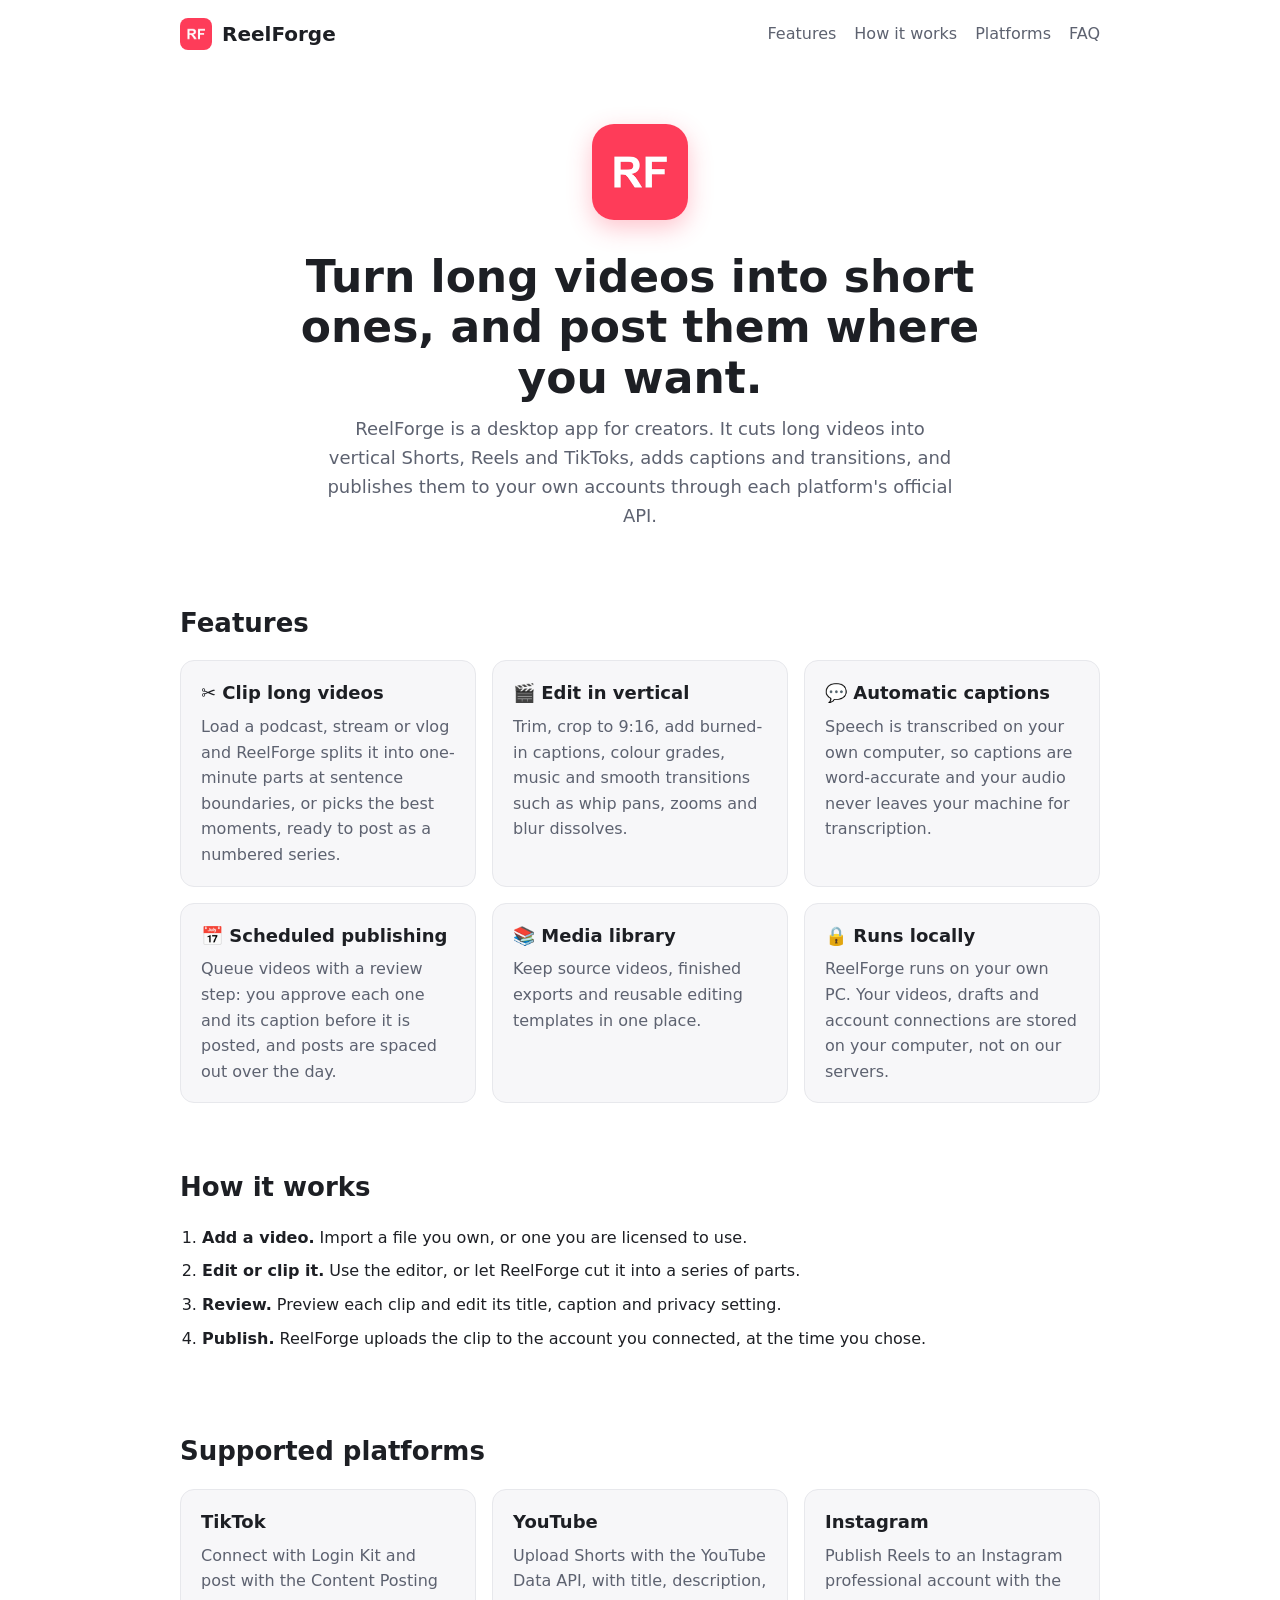
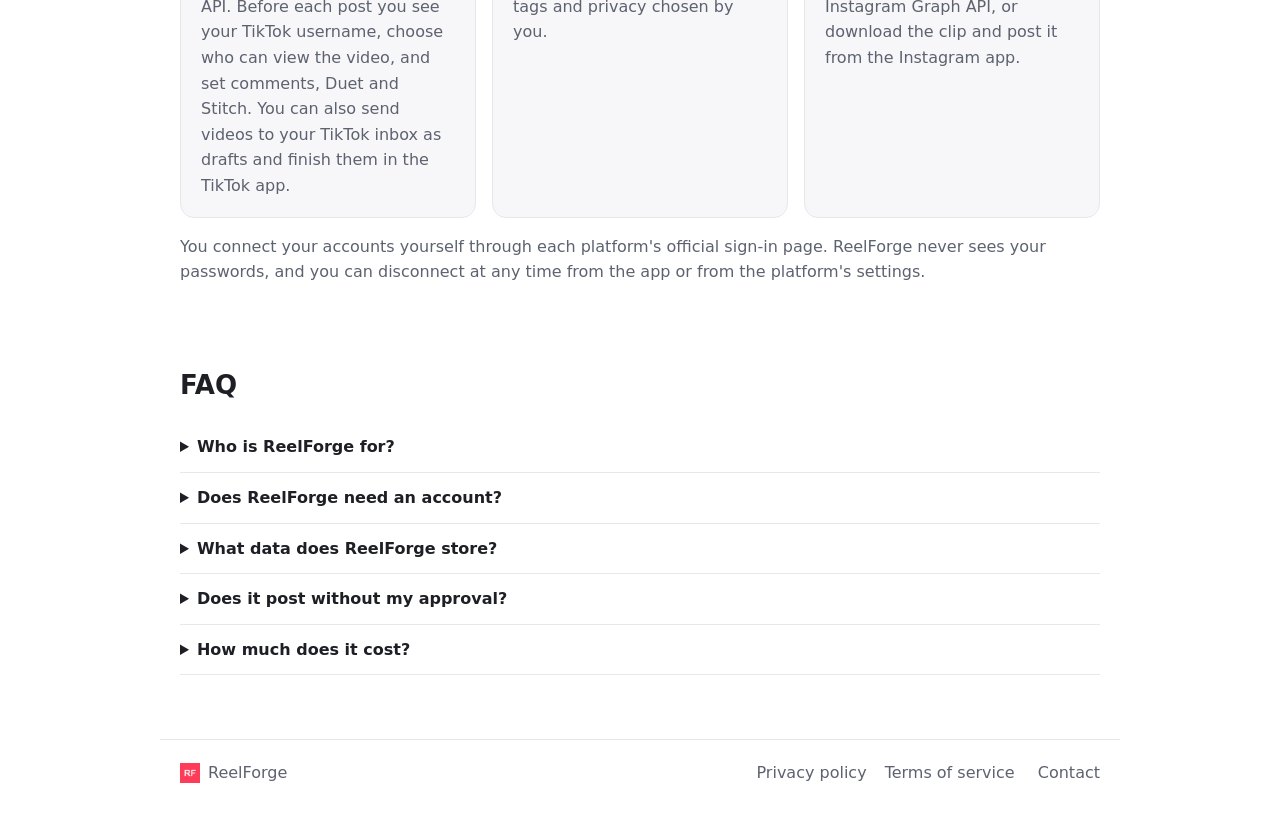
<file: index.html>
<!doctype html>
<html lang="en">
<head>
<meta charset="utf-8">
<meta name="viewport" content="width=device-width, initial-scale=1">
<title>ReelForge – Edit and publish short videos</title>
<meta name="description" content="ReelForge is a desktop app that turns long videos into short vertical clips and publishes them to your own YouTube, TikTok and Instagram accounts.">
<link rel="icon" href="favicon.ico" sizes="48x48">
<link rel="icon" type="image/png" href="apple-touch-icon.png">
<link rel="apple-touch-icon" href="apple-touch-icon.png">
<link rel="stylesheet" href="style.css">
</head>
<body>
<header class="top">
  <a class="brand" href="index.html"><img src="apple-touch-icon.png" alt="" width="32" height="32">ReelForge</a>
  <nav><a href="#features">Features</a><a href="#how">How it works</a><a href="#platforms">Platforms</a><a href="#faq">FAQ</a></nav>
</header>

<main>
<section class="hero">
  <img src="apple-touch-icon.png" alt="ReelForge app icon" width="96" height="96">
  <h1>Turn long videos into short ones, and post them where you want.</h1>
  <p>ReelForge is a desktop app for creators. It cuts long videos into vertical Shorts, Reels and TikToks, adds
  captions and transitions, and publishes them to your own accounts through each platform's official API.</p>
</section>

<section id="features">
  <h2>Features</h2>
  <div class="grid">
    <div class="card"><h3>✂ Clip long videos</h3><p>Load a podcast, stream or vlog and ReelForge splits it into
    one-minute parts at sentence boundaries, or picks the best moments, ready to post as a numbered series.</p></div>
    <div class="card"><h3>🎬 Edit in vertical</h3><p>Trim, crop to 9:16, add burned-in captions, colour grades,
    music and smooth transitions such as whip pans, zooms and blur dissolves.</p></div>
    <div class="card"><h3>💬 Automatic captions</h3><p>Speech is transcribed on your own computer, so captions
    are word-accurate and your audio never leaves your machine for transcription.</p></div>
    <div class="card"><h3>📅 Scheduled publishing</h3><p>Queue videos with a review step: you approve each one and
    its caption before it is posted, and posts are spaced out over the day.</p></div>
    <div class="card"><h3>📚 Media library</h3><p>Keep source videos, finished exports and reusable editing
    templates in one place.</p></div>
    <div class="card"><h3>🔒 Runs locally</h3><p>ReelForge runs on your own PC. Your videos, drafts and account
    connections are stored on your computer, not on our servers.</p></div>
  </div>
</section>

<section id="how">
  <h2>How it works</h2>
  <ol class="steps">
    <li><strong>Add a video.</strong> Import a file you own, or one you are licensed to use.</li>
    <li><strong>Edit or clip it.</strong> Use the editor, or let ReelForge cut it into a series of parts.</li>
    <li><strong>Review.</strong> Preview each clip and edit its title, caption and privacy setting.</li>
    <li><strong>Publish.</strong> ReelForge uploads the clip to the account you connected, at the time you chose.</li>
  </ol>
</section>

<section id="platforms">
  <h2>Supported platforms</h2>
  <div class="grid">
    <div class="card"><h3>TikTok</h3><p>Connect with Login Kit and post with the Content Posting API. Before each
    post you see your TikTok username, choose who can view the video, and set comments, Duet and Stitch.
    You can also send videos to your TikTok inbox as drafts and finish them in the TikTok app.</p></div>
    <div class="card"><h3>YouTube</h3><p>Upload Shorts with the YouTube Data API, with title, description, tags and
    privacy chosen by you.</p></div>
    <div class="card"><h3>Instagram</h3><p>Publish Reels to an Instagram professional account with the Instagram
    Graph API, or download the clip and post it from the Instagram app.</p></div>
  </div>
  <p class="note">You connect your accounts yourself through each platform's official sign-in page. ReelForge never
  sees your passwords, and you can disconnect at any time from the app or from the platform's settings.</p>
</section>

<section id="faq">
  <h2>FAQ</h2>
  <details><summary>Who is ReelForge for?</summary><p>Creators who repurpose their own long-form videos into short
  clips. It is currently used by its developer to manage their own channels.</p></details>
  <details><summary>Does ReelForge need an account?</summary><p>No. There is no ReelForge account or login. You
  only sign in to the platforms you want to post to, on their own websites.</p></details>
  <details><summary>What data does ReelForge store?</summary><p>Only what it needs to post for you, stored on your
  computer. See the <a href="privacy.html">privacy policy</a>.</p></details>
  <details><summary>Does it post without my approval?</summary><p>Not unless you turn the review step off. By
  default every clip waits for you to approve it and its caption.</p></details>
  <details><summary>How much does it cost?</summary><p>ReelForge is free to use.</p></details>
</section>
</main>

<footer>
  <div><img src="apple-touch-icon.png" alt="" width="20" height="20"> ReelForge</div>
  <nav><a href="privacy.html">Privacy policy</a><a href="terms.html">Terms of service</a>
  <a href="https://github.com/sirgeekski">Contact</a></nav>
</footer>
</body>
</html>
</file>
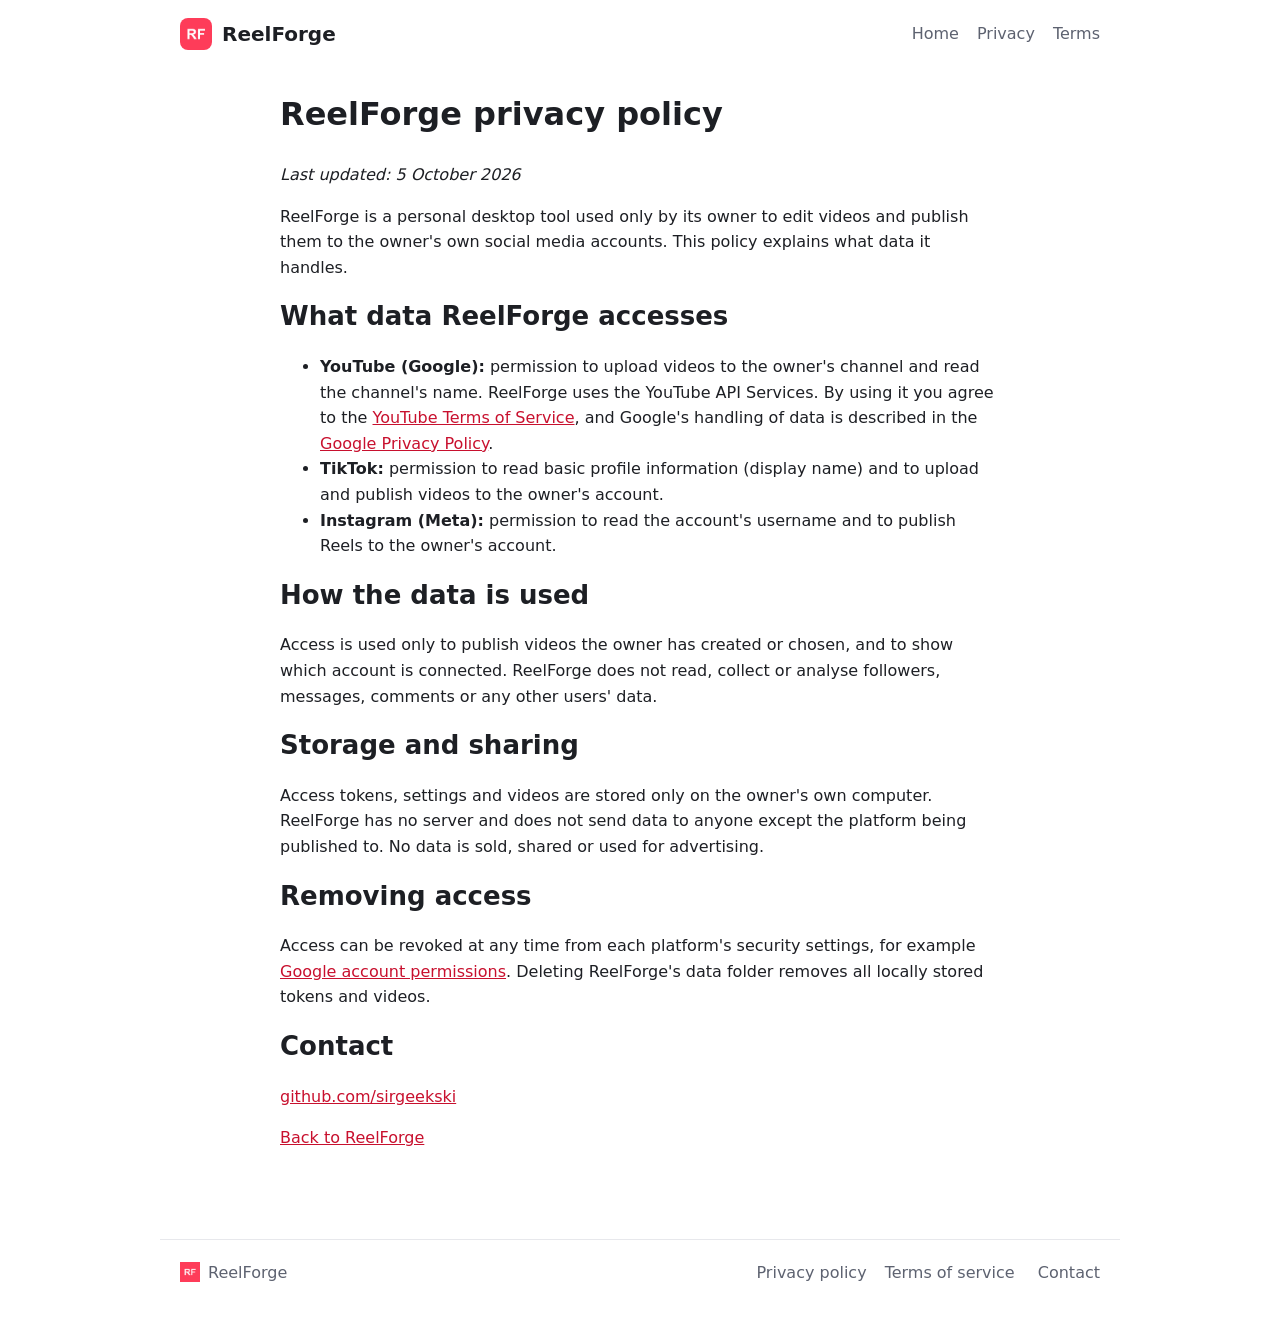
<file: privacy.html>
<!doctype html>
<html lang="en">
<head>
<meta charset="utf-8">
<meta name="viewport" content="width=device-width, initial-scale=1">
<title>ReelForge – Privacy policy</title>
<link rel="icon" href="favicon.ico" sizes="48x48">
<link rel="icon" type="image/png" href="apple-touch-icon.png">
<link rel="apple-touch-icon" href="apple-touch-icon.png">
<link rel="stylesheet" href="style.css">
</head>
<body>
<header class="top">
  <a class="brand" href="index.html"><img src="apple-touch-icon.png" alt="" width="32" height="32">ReelForge</a>
  <nav><a href="index.html">Home</a><a href="privacy.html">Privacy</a><a href="terms.html">Terms</a></nav>
</header>
<main class="legal">
<h1>ReelForge privacy policy</h1>
<p><em>Last updated: 5 October 2026</em></p>

<p>ReelForge is a personal desktop tool used only by its owner to edit videos and publish them to the owner's own
social media accounts. This policy explains what data it handles.</p>

<h2>What data ReelForge accesses</h2>
<ul>
<li><strong>YouTube (Google):</strong> permission to upload videos to the owner's channel and read the channel's name.
ReelForge uses the YouTube API Services. By using it you agree to the
<a href="https://www.youtube.com/t/terms">YouTube Terms of Service</a>, and Google's handling of data is described in the
<a href="https://policies.google.com/privacy">Google Privacy Policy</a>.</li>
<li><strong>TikTok:</strong> permission to read basic profile information (display name) and to upload and publish videos
to the owner's account.</li>
<li><strong>Instagram (Meta):</strong> permission to read the account's username and to publish Reels to the owner's
account.</li>
</ul>

<h2>How the data is used</h2>
<p>Access is used only to publish videos the owner has created or chosen, and to show which account is connected.
ReelForge does not read, collect or analyse followers, messages, comments or any other users' data.</p>

<h2>Storage and sharing</h2>
<p>Access tokens, settings and videos are stored only on the owner's own computer. ReelForge has no server and
does not send data to anyone except the platform being published to. No data is sold, shared or used for
advertising.</p>

<h2>Removing access</h2>
<p>Access can be revoked at any time from each platform's security settings, for example
<a href="https://myaccount.google.com/permissions">Google account permissions</a>. Deleting ReelForge's data folder
removes all locally stored tokens and videos.</p>

<h2>Contact</h2>
<p><a href="https://github.com/sirgeekski">github.com/sirgeekski</a></p>
<p><a href="index.html">Back to ReelForge</a></p>
</main>
<footer>
  <div><img src="apple-touch-icon.png" alt="" width="20" height="20"> ReelForge</div>
  <nav><a href="privacy.html">Privacy policy</a><a href="terms.html">Terms of service</a>
  <a href="https://github.com/sirgeekski">Contact</a></nav>
</footer>
</body>
</html>
</file>
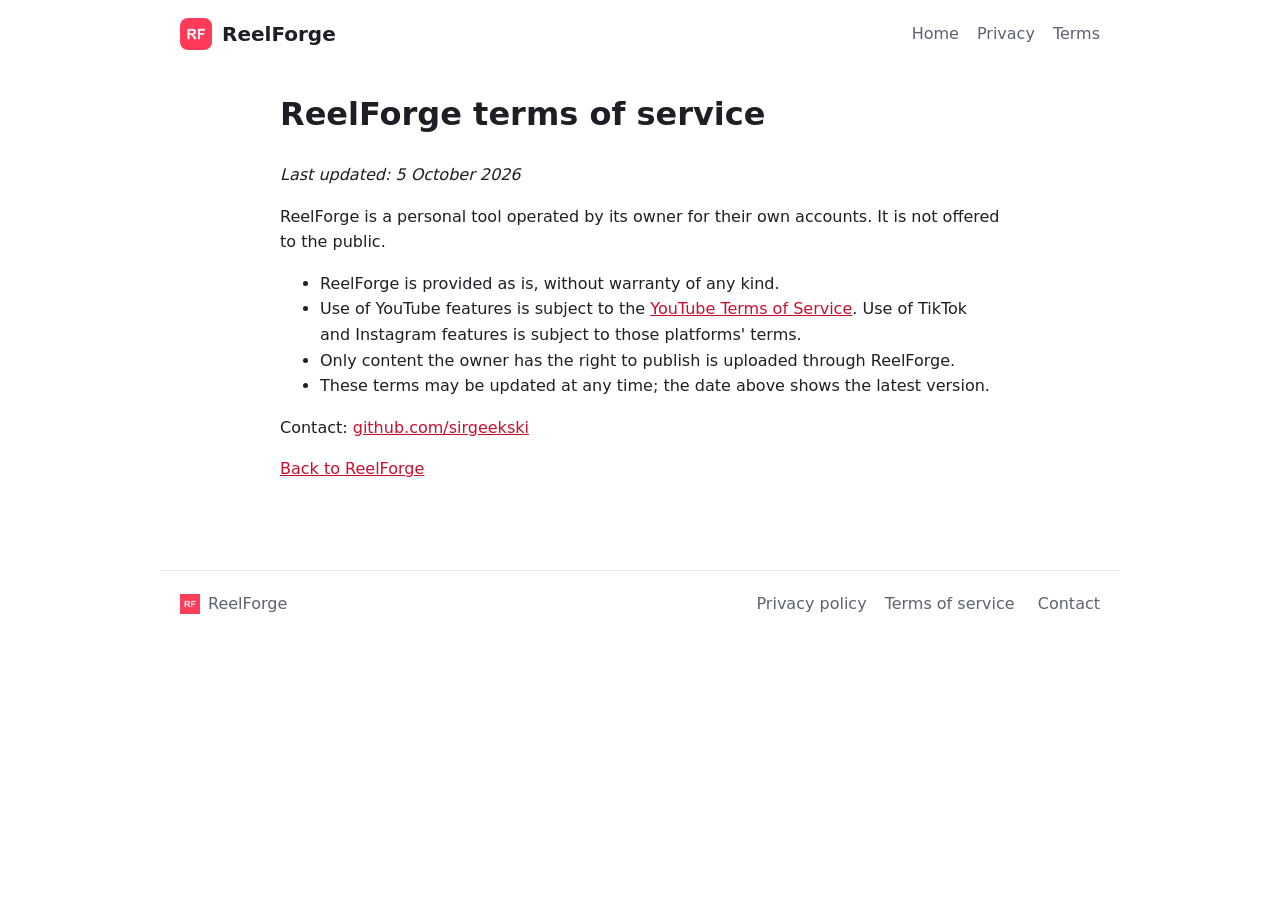
<file: terms.html>
<!doctype html>
<html lang="en">
<head>
<meta charset="utf-8">
<meta name="viewport" content="width=device-width, initial-scale=1">
<title>ReelForge – Terms of service</title>
<link rel="icon" href="favicon.ico" sizes="48x48">
<link rel="icon" type="image/png" href="apple-touch-icon.png">
<link rel="apple-touch-icon" href="apple-touch-icon.png">
<link rel="stylesheet" href="style.css">
</head>
<body>
<header class="top">
  <a class="brand" href="index.html"><img src="apple-touch-icon.png" alt="" width="32" height="32">ReelForge</a>
  <nav><a href="index.html">Home</a><a href="privacy.html">Privacy</a><a href="terms.html">Terms</a></nav>
</header>
<main class="legal">
<h1>ReelForge terms of service</h1>
<p><em>Last updated: 5 October 2026</em></p>
<p>ReelForge is a personal tool operated by its owner for their own accounts. It is not offered to the public.</p>
<ul>
<li>ReelForge is provided as is, without warranty of any kind.</li>
<li>Use of YouTube features is subject to the <a href="https://www.youtube.com/t/terms">YouTube Terms of Service</a>.
Use of TikTok and Instagram features is subject to those platforms' terms.</li>
<li>Only content the owner has the right to publish is uploaded through ReelForge.</li>
<li>These terms may be updated at any time; the date above shows the latest version.</li>
</ul>
<p>Contact: <a href="https://github.com/sirgeekski">github.com/sirgeekski</a></p>
<p><a href="index.html">Back to ReelForge</a></p>
</main>
<footer>
  <div><img src="apple-touch-icon.png" alt="" width="20" height="20"> ReelForge</div>
  <nav><a href="privacy.html">Privacy policy</a><a href="terms.html">Terms of service</a>
  <a href="https://github.com/sirgeekski">Contact</a></nav>
</footer>
</body>
</html>
</file>
<file: style.css>
:root { --red: #ff3d5a; --ink: #1d1f24; --muted: #5d6270; --line: #e7e8ec; --bg: #fff; --soft: #f7f7f9; }
* { box-sizing: border-box; }
body { margin: 0; font-family: system-ui, -apple-system, "Segoe UI", sans-serif; line-height: 1.6; color: var(--ink); background: var(--bg); }
a { color: #c8102e; }
.top, footer, main, .legal { max-width: 960px; margin: 0 auto; padding: 0 20px; }
.top { display: flex; align-items: center; justify-content: space-between; gap: 16px; padding-top: 18px; padding-bottom: 18px; flex-wrap: wrap; }
.brand { display: flex; align-items: center; gap: 10px; font-weight: 700; font-size: 20px; color: var(--ink); text-decoration: none; }
.brand img { border-radius: 8px; }
.top nav a, footer nav a { margin-left: 18px; color: var(--muted); text-decoration: none; }
.top nav a:hover, footer nav a:hover { color: var(--ink); }
.hero { text-align: center; padding: 56px 0 40px; }
.hero img { border-radius: 22px; box-shadow: 0 8px 24px rgba(255, 61, 90, .3); }
.hero h1 { font-size: clamp(28px, 5vw, 44px); line-height: 1.15; margin: 24px auto 12px; max-width: 760px; }
.hero p { color: var(--muted); font-size: 18px; max-width: 640px; margin: 0 auto; }
section { padding: 32px 0; }
h2 { font-size: 26px; margin: 0 0 16px; }
.grid { display: grid; grid-template-columns: repeat(auto-fit, minmax(260px, 1fr)); gap: 16px; }
.card { background: var(--soft); border: 1px solid var(--line); border-radius: 14px; padding: 18px 20px; }
.card h3 { margin: 0 0 6px; font-size: 18px; }
.card p { margin: 0; color: var(--muted); }
.steps { padding-left: 22px; }
.steps li { margin-bottom: 8px; }
.note { color: var(--muted); margin-top: 16px; }
details { border-bottom: 1px solid var(--line); padding: 12px 0; }
summary { cursor: pointer; font-weight: 600; }
footer { display: flex; justify-content: space-between; align-items: center; flex-wrap: wrap; gap: 12px; border-top: 1px solid var(--line); padding-top: 20px; padding-bottom: 32px; margin-top: 32px; color: var(--muted); }
footer div { display: flex; align-items: center; gap: 8px; }
footer nav a:first-child { margin-left: 0; }
.legal { max-width: 760px; padding-bottom: 40px; }
@media (max-width: 560px) { .top nav a { margin: 0 14px 0 0; } }
</file>
